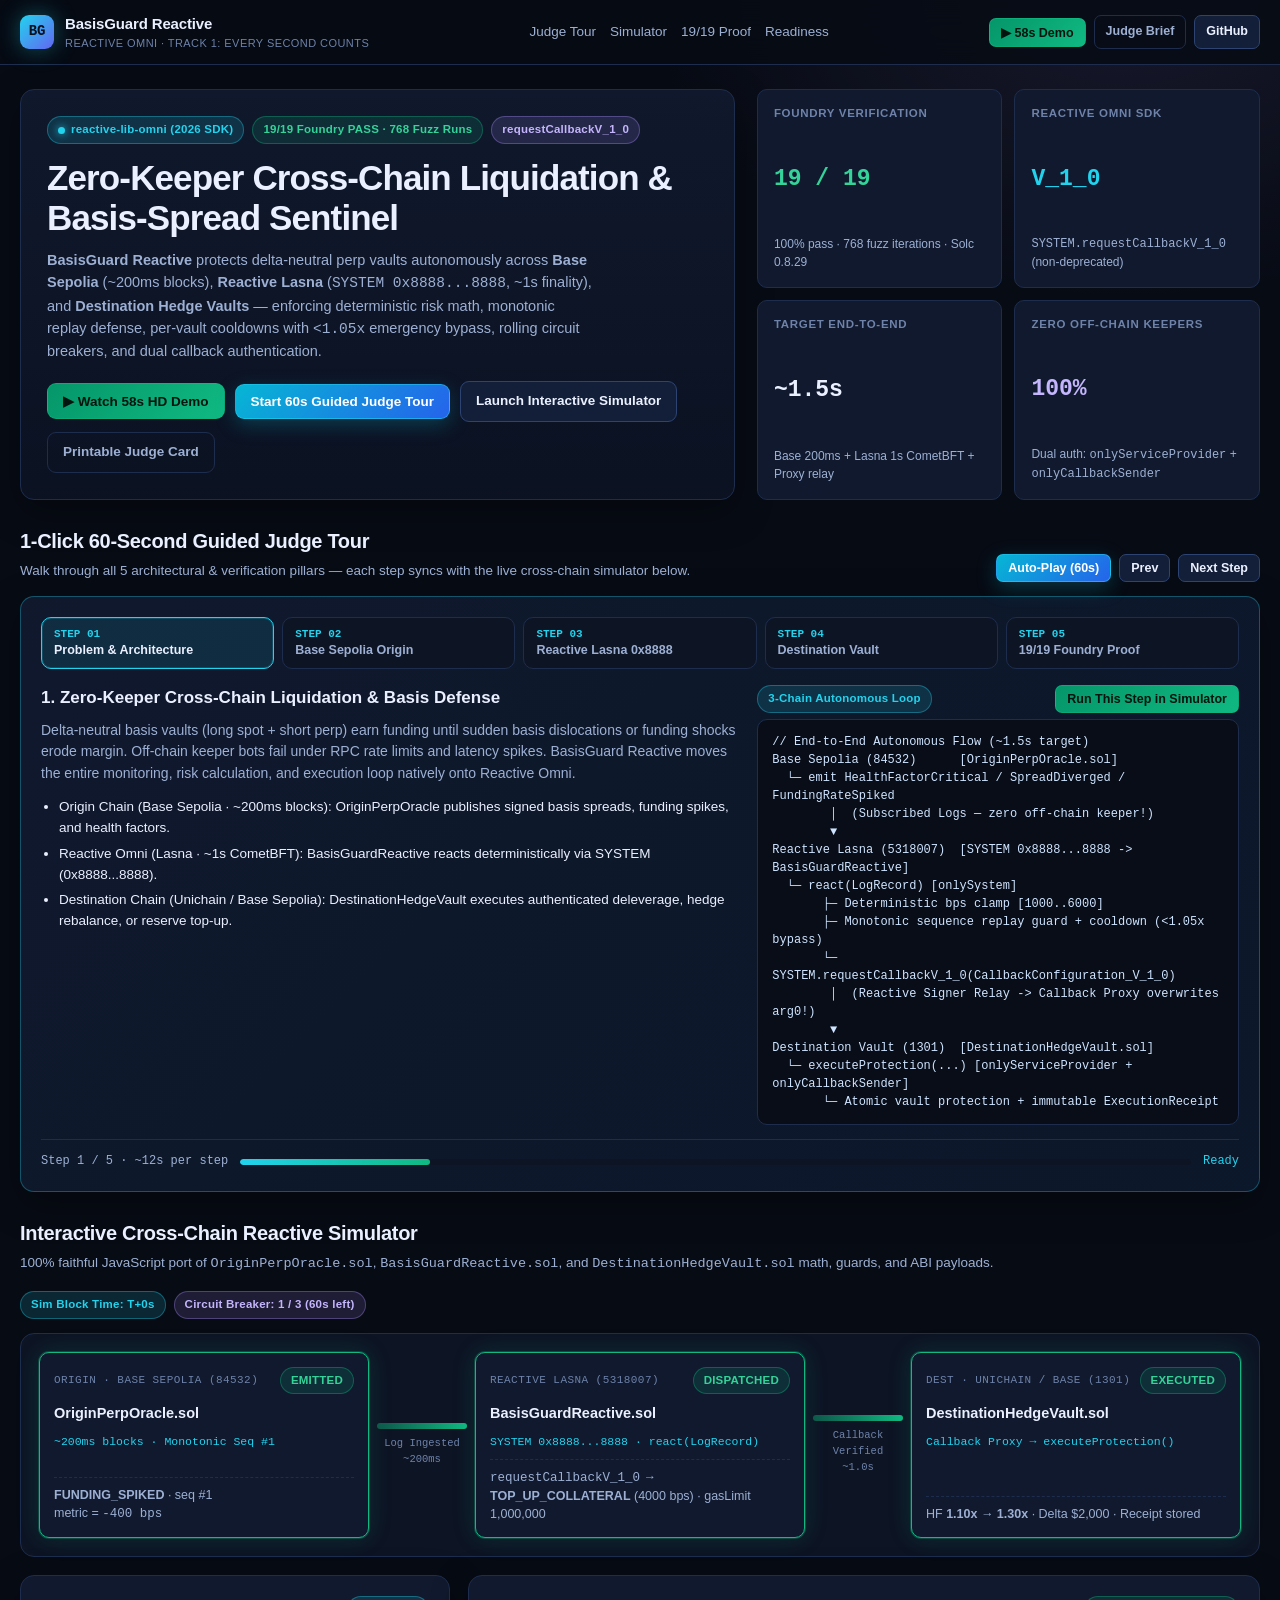
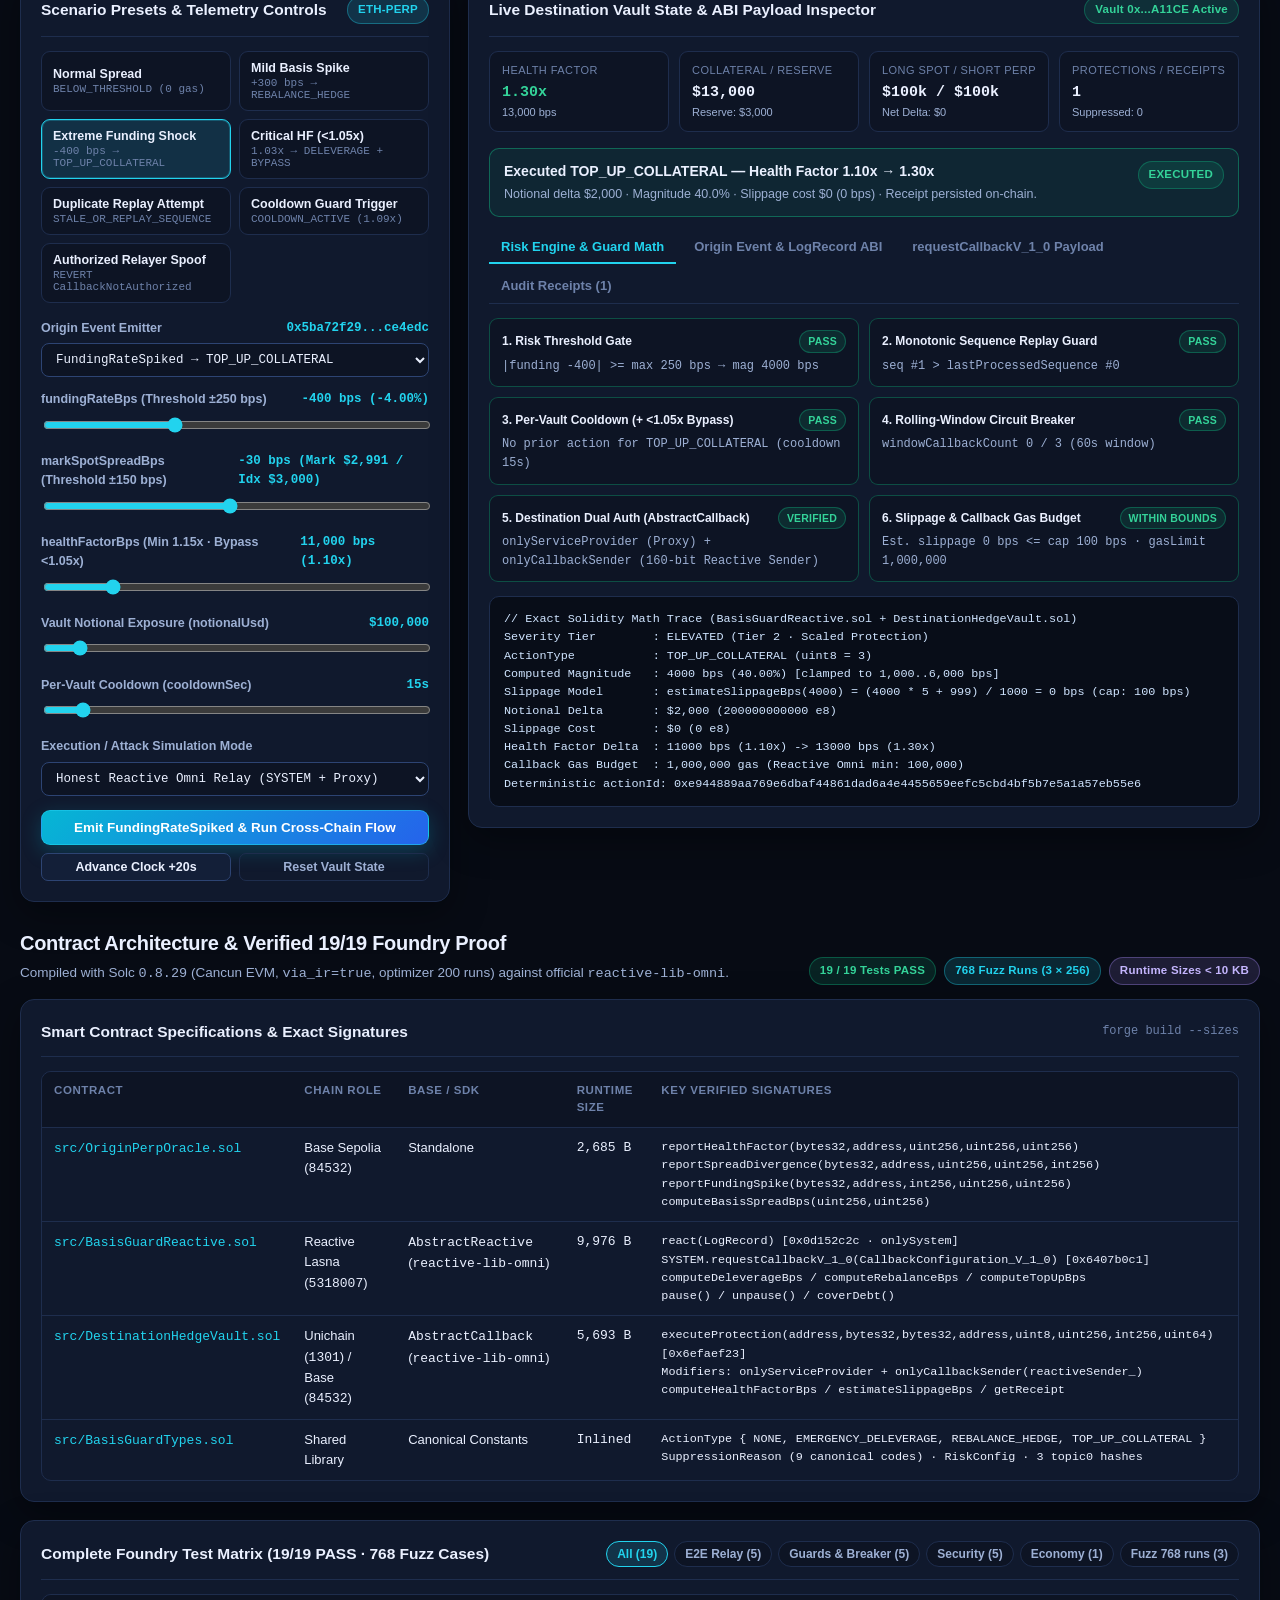
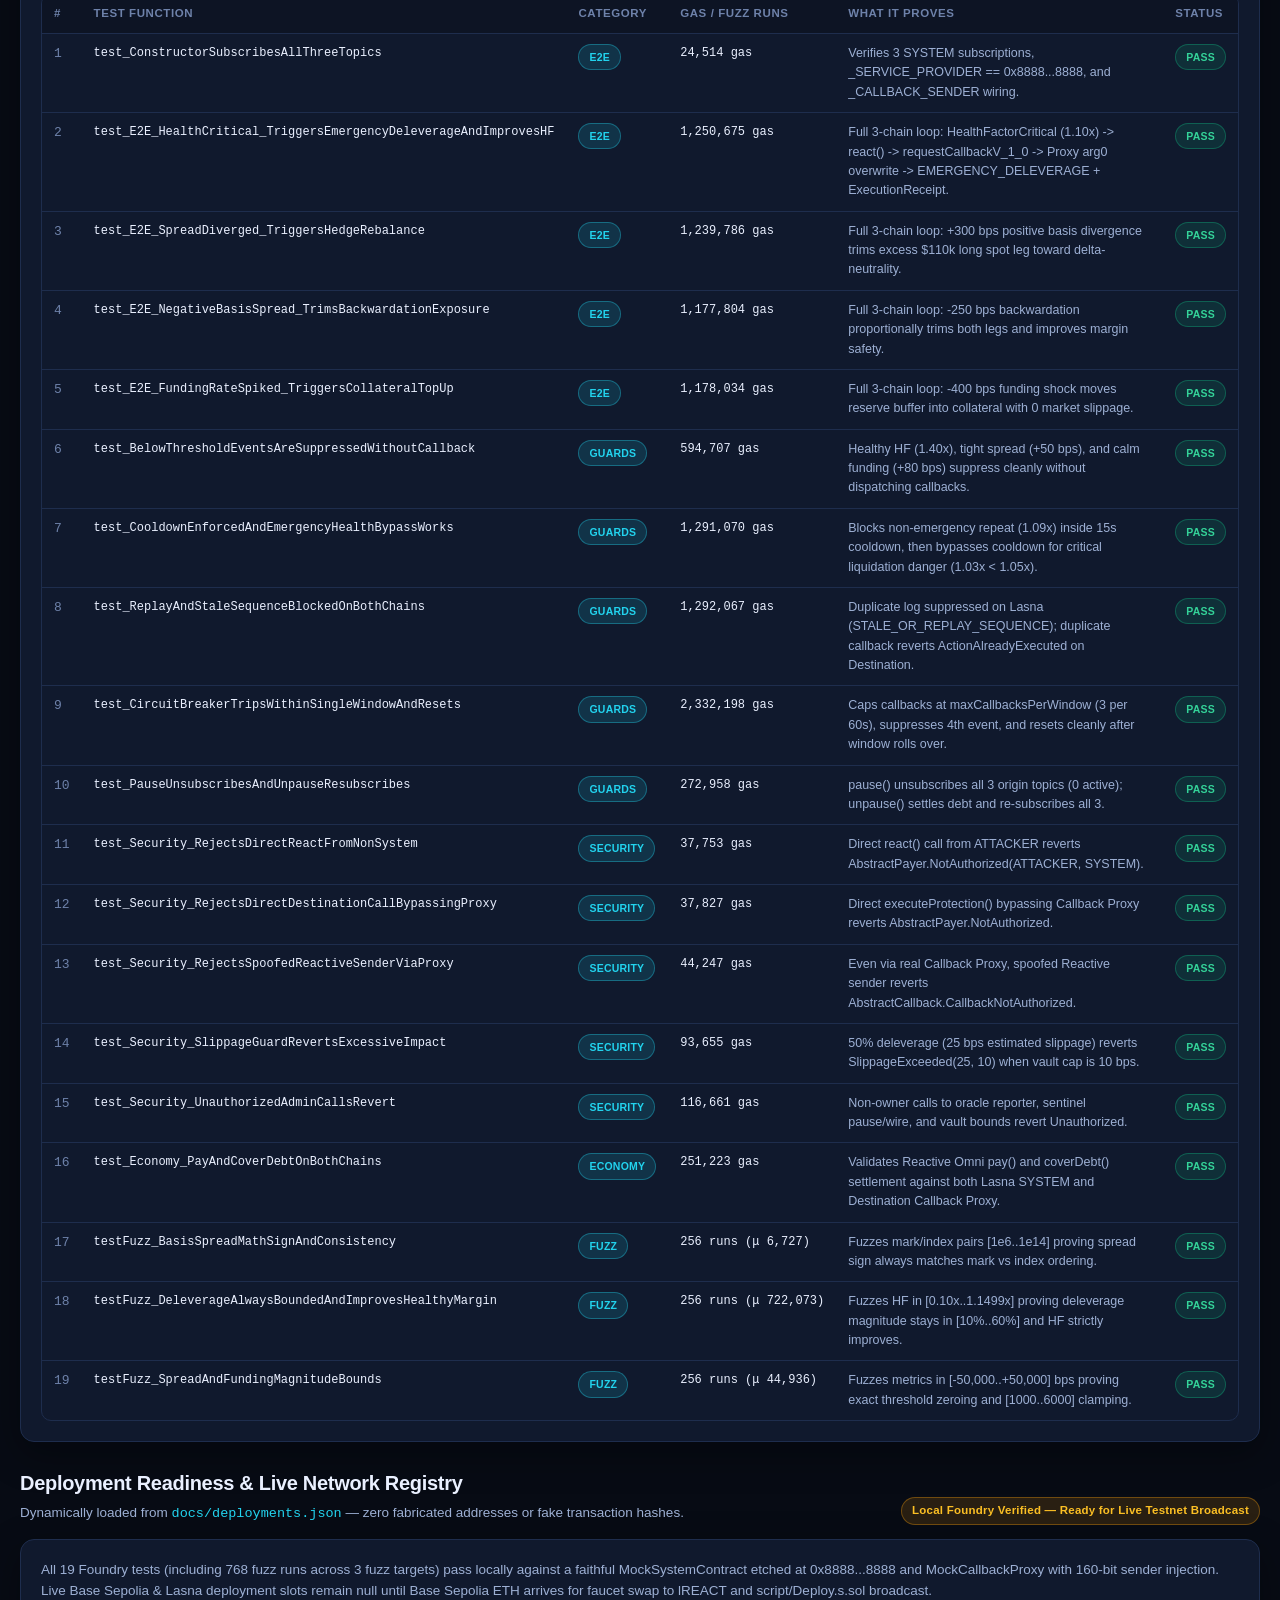
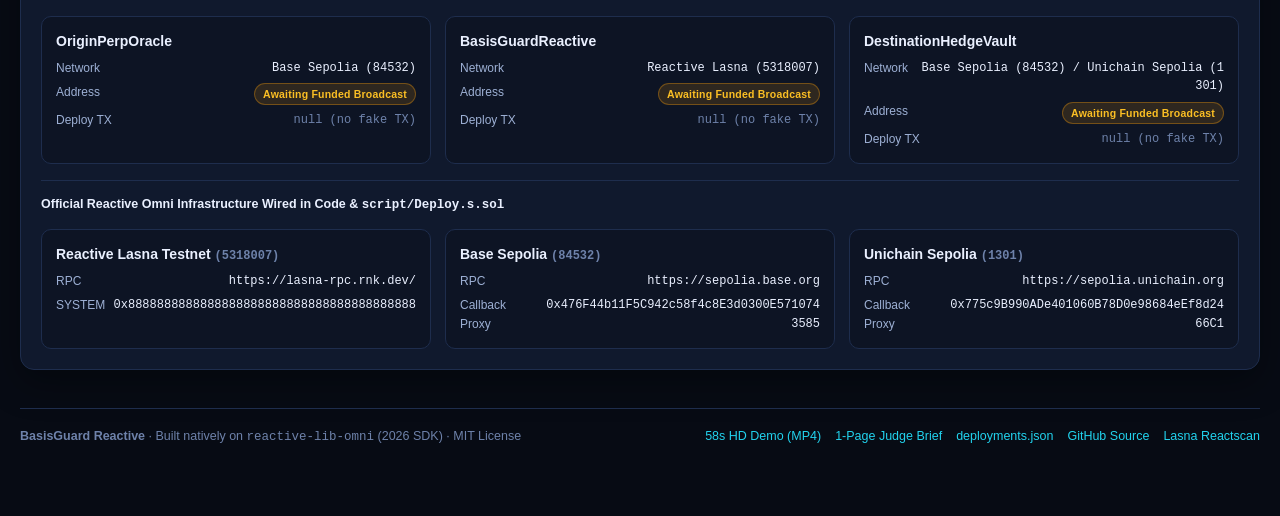
<file: docs/index.html>
<!DOCTYPE html>
<html lang="en">
<head>
  <meta charset="UTF-8" />
  <meta name="viewport" content="width=device-width, initial-scale=1.0" />
  <title>BasisGuard Reactive — Judge Dashboard & Cross-Chain Reactive Simulator</title>
  <meta name="description" content="Autonomous Cross-Chain Basis-Spread & Liquidation Sentinel built natively on Reactive Omni (reactive-lib-omni 2026 SDK). Interactive Judge Dashboard & Simulator." />
  <link rel="icon" type="image/svg+xml" href="data:image/svg+xml,%3Csvg xmlns='http://www.w3.org/2000/svg' viewBox='0 0 64 64'%3E%3Cdefs%3E%3ClinearGradient id='g' x1='0' y1='0' x2='1' y2='1'%3E%3Cstop stop-color='%2322d3ee'/%3E%3Cstop offset='1' stop-color='%236366f1'/%3E%3C/linearGradient%3E%3C/defs%3E%3Crect width='64' height='64' rx='14' fill='url(%23g)'/%3E%3Ctext x='32' y='42' text-anchor='middle' font-family='monospace' font-weight='800' font-size='28' fill='%2305101c'%3EBG%3C/text%3E%3C/svg%3E" />
  <link rel="stylesheet" href="./styles.css" />
</head>
<body>
  <header class="topbar">
    <div class="topbar-inner">
      <a class="brand" href="#top">
        <span class="brand-mark">BG</span>
        <span>
          BasisGuard Reactive
          <span class="brand-sub">Reactive Omni · Track 1: Every Second Counts</span>
        </span>
      </a>

      <nav class="nav-links" aria-label="Primary navigation">
        <a href="#tour">Judge Tour</a>
        <a href="#simulator">Simulator</a>
        <a href="#proof">19/19 Proof</a>
        <a href="#readiness">Readiness</a>
      </nav>

      <div class="nav-actions">
        <button id="btnVideoDemo" class="btn btn-sm btn-emerald" type="button">▶ 58s Demo</button>
        <a class="btn btn-sm btn-ghost" href="./judge-brief.html">Judge Brief</a>
        <a class="btn btn-sm" href="https://github.com/AndreyJackKali/basisguard-reactive" target="_blank" rel="noopener noreferrer">GitHub</a>
      </div>
    </div>
  </header>

  <main id="top" class="container">
    <!-- Hero -->
    <section class="hero">
      <div class="hero-card">
        <div class="hero-badges">
          <span class="badge badge-cyan"><span class="pulse-dot"></span> reactive-lib-omni (2026 SDK)</span>
          <span class="badge badge-emerald">19/19 Foundry PASS · 768 Fuzz Runs</span>
          <span class="badge badge-violet">requestCallbackV_1_0</span>
        </div>
        <h1>Zero-Keeper Cross-Chain Liquidation &amp; Basis-Spread Sentinel</h1>
        <p class="hero-lead">
          <strong>BasisGuard Reactive</strong> protects delta-neutral perp vaults autonomously across
          <strong>Base Sepolia</strong> (~200ms blocks), <strong>Reactive Lasna</strong> (<code>SYSTEM 0x8888...8888</code>, ~1s finality),
          and <strong>Destination Hedge Vaults</strong> — enforcing deterministic risk math, monotonic replay defense,
          per-vault cooldowns with <code>&lt;1.05x</code> emergency bypass, rolling circuit breakers, and dual callback authentication.
        </p>
        <div class="hero-cta">
          <button id="btnHeroVideoDemo" class="btn btn-emerald" type="button">▶ Watch 58s HD Demo</button>
          <button id="btnStartTour" class="btn btn-primary" type="button">Start 60s Guided Judge Tour</button>
          <a class="btn" href="#simulator">Launch Interactive Simulator</a>
          <a class="btn btn-ghost" href="./judge-brief.html">Printable Judge Card</a>
        </div>
      </div>

      <div class="kpi-grid">
        <div class="kpi">
          <span class="kpi-label">Foundry Verification</span>
          <span class="kpi-value" style="color:#34d399;">19 / 19</span>
          <span class="kpi-sub">100% pass · 768 fuzz iterations · Solc 0.8.29</span>
        </div>
        <div class="kpi">
          <span class="kpi-label">Reactive Omni SDK</span>
          <span class="kpi-value" style="color:var(--cyan);">V_1_0</span>
          <span class="kpi-sub"><code>SYSTEM.requestCallbackV_1_0</code> (non-deprecated)</span>
        </div>
        <div class="kpi">
          <span class="kpi-label">Target End-to-End</span>
          <span class="kpi-value">~1.5s</span>
          <span class="kpi-sub">Base 200ms + Lasna 1s CometBFT + Proxy relay</span>
        </div>
        <div class="kpi">
          <span class="kpi-label">Zero Off-Chain Keepers</span>
          <span class="kpi-value" style="color:#c4b5fd;">100%</span>
          <span class="kpi-sub">Dual auth: <code>onlyServiceProvider</code> + <code>onlyCallbackSender</code></span>
        </div>
      </div>
    </section>

    <!-- 1-Click 60s Guided Judge Tour -->
    <section id="tour" class="section">
      <div class="section-head">
        <div>
          <h2 class="section-title">1-Click 60-Second Guided Judge Tour</h2>
          <p class="section-sub">Walk through all 5 architectural &amp; verification pillars — each step syncs with the live cross-chain simulator below.</p>
        </div>
        <div style="display:flex;gap:8px;flex-wrap:wrap;align-items:center;">
          <button id="btnTourPlay" class="btn btn-sm btn-primary" type="button">Auto-Play (60s)</button>
          <button id="btnTourPrev" class="btn btn-sm" type="button">Prev</button>
          <button id="btnTourNext" class="btn btn-sm" type="button">Next Step</button>
        </div>
      </div>

      <div class="card tour-card">
        <div class="tour-steps-nav" id="tourStepsNav" role="tablist" aria-label="Guided tour steps"></div>
        <div class="tour-body">
          <div class="tour-copy">
            <h3 id="tourTitle"></h3>
            <p id="tourSummary"></p>
            <ul class="tour-bullets" id="tourBullets"></ul>
          </div>
          <div>
            <div style="display:flex;justify-content:space-between;align-items:center;margin-bottom:6px;">
              <span class="badge badge-cyan" id="tourCodeBadge">Solidity Proof</span>
              <button id="btnTourRunScenario" class="btn btn-sm btn-emerald" type="button">Run This Step in Simulator</button>
            </div>
            <pre class="tour-code" id="tourCode"></pre>
          </div>
        </div>
        <div class="tour-footer">
          <span class="mono" style="font-size:12px;color:var(--text-dim);" id="tourCounter">Step 1 / 5 · ~12s per step</span>
          <div class="tour-progress-bar" aria-hidden="true">
            <div class="tour-progress-fill" id="tourProgressFill" style="width:20%;"></div>
          </div>
          <span class="mono" style="font-size:12px;color:var(--cyan);" id="tourTimerLabel">Ready</span>
        </div>
      </div>
    </section>

    <!-- Interactive Cross-Chain Reactive Simulator -->
    <section id="simulator" class="section">
      <div class="section-head">
        <div>
          <h2 class="section-title">Interactive Cross-Chain Reactive Simulator</h2>
          <p class="section-sub">
            100% faithful JavaScript port of <code>OriginPerpOracle.sol</code>, <code>BasisGuardReactive.sol</code>, and <code>DestinationHedgeVault.sol</code> math, guards, and ABI payloads.
          </p>
        </div>
        <div style="display:flex;gap:8px;flex-wrap:wrap;">
          <span class="badge badge-cyan" id="simClockBadge">Sim Block Time: T+0s</span>
          <span class="badge badge-violet" id="simBreakerBadge">Circuit Breaker: 0 / 3 (60s window)</span>
        </div>
      </div>

      <!-- 3-Node Animated Pipeline -->
      <div class="pipeline-wrap">
        <div class="pipeline-grid">
          <div class="node-card" id="nodeOrigin">
            <div class="node-top">
              <span class="node-chain">Origin · Base Sepolia (84532)</span>
              <span class="badge" id="badgeOrigin">IDLE</span>
            </div>
            <h3 class="node-title">OriginPerpOracle.sol</h3>
            <div class="node-contract">~200ms blocks · Monotonic Seq #<span id="originSeqVal">0</span></div>
            <div class="node-meta" id="metaOrigin">
              Ready to publish <code>FundingRateSpiked</code>, <code>SpreadDiverged</code>, or <code>HealthFactorCritical</code>.
            </div>
          </div>

          <div class="link-connector">
            <div class="link-track" id="link1"></div>
            <span class="link-label" id="link1Label">Subscribed Log<br />~200ms</span>
          </div>

          <div class="node-card" id="nodeReactive">
            <div class="node-top">
              <span class="node-chain">Reactive Lasna (5318007)</span>
              <span class="badge" id="badgeReactive">IDLE</span>
            </div>
            <h3 class="node-title">BasisGuardReactive.sol</h3>
            <div class="node-contract">SYSTEM 0x8888...8888 · react(LogRecord)</div>
            <div class="node-meta" id="metaReactive">
              Inherits <code>AbstractReactive</code>. Calls <code>SYSTEM.requestCallbackV_1_0</code> after passing threshold, replay, cooldown &amp; circuit-breaker checks.
            </div>
          </div>

          <div class="link-connector">
            <div class="link-track" id="link2"></div>
            <span class="link-label" id="link2Label">Callback Relay<br />~1.0s</span>
          </div>

          <div class="node-card" id="nodeDest">
            <div class="node-top">
              <span class="node-chain">Dest · Unichain / Base (1301)</span>
              <span class="badge" id="badgeDest">IDLE</span>
            </div>
            <h3 class="node-title">DestinationHedgeVault.sol</h3>
            <div class="node-contract">Callback Proxy → executeProtection()</div>
            <div class="node-meta" id="metaDest">
              Dual-auth <code>onlyServiceProvider</code> + <code>onlyCallbackSender</code> (160-bit injected Reactive sender). Persists <code>ExecutionReceipt</code>.
            </div>
          </div>
        </div>
      </div>

      <!-- Simulator Main Grid -->
      <div class="sim-layout">
        <!-- Left Controls Panel -->
        <div class="card">
          <div class="card-header">
            <h3 class="card-title">Scenario Presets &amp; Telemetry Controls</h3>
            <span class="badge badge-cyan">ETH-PERP</span>
          </div>

          <div class="preset-grid" id="presetGrid"></div>

          <div class="control-group">
            <div class="control-row">
              <label class="control-label" for="eventTypeSelect">Origin Event Emitter</label>
              <span class="control-val" id="eventTopicShort">topic0</span>
            </div>
            <select id="eventTypeSelect" class="select-input">
              <option value="FUNDING_SPIKED">FundingRateSpiked → TOP_UP_COLLATERAL</option>
              <option value="SPREAD_DIVERGED">SpreadDiverged → REBALANCE_HEDGE</option>
              <option value="HEALTH_CRITICAL">HealthFactorCritical → EMERGENCY_DELEVERAGE</option>
            </select>
          </div>

          <div class="control-group">
            <div class="control-row">
              <label class="control-label" for="sliderFunding">fundingRateBps (Threshold ±250 bps)</label>
              <span class="control-val" id="valFunding">-400 bps (-4.00%)</span>
            </div>
            <input id="sliderFunding" type="range" min="-1200" max="1200" step="10" value="-400" />
          </div>

          <div class="control-group">
            <div class="control-row">
              <label class="control-label" for="sliderSpread">markSpotSpreadBps (Threshold ±150 bps)</label>
              <span class="control-val" id="valSpread">+300 bps (Mark $3,090 / Idx $3,000)</span>
            </div>
            <input id="sliderSpread" type="range" min="-800" max="800" step="10" value="300" />
          </div>

          <div class="control-group">
            <div class="control-row">
              <label class="control-label" for="sliderHF">healthFactorBps (Min 1.15x · Bypass &lt;1.05x)</label>
              <span class="control-val" id="valHF">11,000 bps (1.10x)</span>
            </div>
            <input id="sliderHF" type="range" min="10000" max="16000" step="50" value="11000" />
          </div>

          <div class="control-group">
            <div class="control-row">
              <label class="control-label" for="sliderNotional">Vault Notional Exposure (notionalUsd)</label>
              <span class="control-val" id="valNotional">$100,000</span>
            </div>
            <input id="sliderNotional" type="range" min="25000" max="1000000" step="25000" value="100000" />
          </div>

          <div class="control-group">
            <div class="control-row">
              <label class="control-label" for="sliderCooldown">Per-Vault Cooldown (cooldownSec)</label>
              <span class="control-val" id="valCooldown">15s</span>
            </div>
            <input id="sliderCooldown" type="range" min="5" max="120" step="5" value="15" />
          </div>

          <div class="control-group">
            <div class="control-row">
              <label class="control-label" for="deliveryModeSelect">Execution / Attack Simulation Mode</label>
            </div>
            <select id="deliveryModeSelect" class="select-input">
              <option value="NORMAL">Honest Reactive Omni Relay (SYSTEM + Proxy)</option>
              <option value="REPLAY">Duplicate Replay Attempt (Same sequenceId &amp; actionId)</option>
              <option value="SPOOF_SENDER">Spoofed Reactive Sender via Proxy (ATTACKER)</option>
              <option value="DIRECT_BYPASS">Direct Call to Vault Bypassing Callback Proxy</option>
            </select>
          </div>

          <div class="sim-actions">
            <button id="btnEmitAnomaly" class="btn btn-primary" type="button">Emit FundingAnomaly &amp; Execute Cross-Chain Flow</button>
            <div class="sim-actions-row">
              <button id="btnAdvanceTime" class="btn btn-sm" type="button">Advance Clock +20s</button>
              <button id="btnResetVault" class="btn btn-sm btn-ghost" type="button">Reset Vault State</button>
            </div>
          </div>
        </div>

        <!-- Right Live Inspector Panel -->
        <div class="card">
          <div class="card-header">
            <h3 class="card-title">Live Destination Vault State &amp; ABI Payload Inspector</h3>
            <span class="badge badge-emerald" id="vaultActiveBadge">Vault 0x...A11CE Active</span>
          </div>

          <div class="vault-strip">
            <div class="mini-stat">
              <div class="mini-stat-label">Health Factor</div>
              <div class="mini-stat-val" id="statHF">1.10x</div>
              <div class="mini-stat-sub" id="statHFBps">11,000 bps</div>
            </div>
            <div class="mini-stat">
              <div class="mini-stat-label">Collateral / Reserve</div>
              <div class="mini-stat-val" id="statCollateral">$11,000</div>
              <div class="mini-stat-sub" id="statReserve">Reserve: $5,000</div>
            </div>
            <div class="mini-stat">
              <div class="mini-stat-label">Long Spot / Short Perp</div>
              <div class="mini-stat-val" id="statLegs">$100k / $100k</div>
              <div class="mini-stat-sub" id="statDelta">Net Delta: $0</div>
            </div>
            <div class="mini-stat">
              <div class="mini-stat-label">Protections / Receipts</div>
              <div class="mini-stat-val" id="statReceipts">0</div>
              <div class="mini-stat-sub" id="statSuppressed">Suppressed: 0</div>
            </div>
          </div>

          <div class="outcome-banner" id="outcomeBanner">
            <div>
              <div class="outcome-title" id="outcomeTitle">Select a preset or click "Emit FundingAnomaly" to run the cross-chain loop</div>
              <div class="outcome-sub" id="outcomeSub">Every guard check, ABI byte, and vault state transition mirrors the verified Solidity contracts.</div>
            </div>
            <span class="badge badge-cyan" id="outcomeBadge">READY</span>
          </div>

          <div class="tabs" role="tablist">
            <button class="tab-btn active" data-tab="tabMath" type="button">Risk Engine &amp; Guard Math</button>
            <button class="tab-btn" data-tab="tabLogRecord" type="button">Origin Event &amp; LogRecord ABI</button>
            <button class="tab-btn" data-tab="tabCallback" type="button">requestCallbackV_1_0 Payload</button>
            <button class="tab-btn" data-tab="tabFeed" type="button">Audit Receipts (<span id="feedCount">0</span>)</button>
          </div>

          <div class="tab-panel active" id="tabMath">
            <div class="checks-grid" id="guardChecksGrid"></div>
            <pre class="code-block" id="mathBreakdown"></pre>
          </div>

          <div class="tab-panel" id="tabLogRecord">
            <pre class="code-block" id="logRecordCode"></pre>
          </div>

          <div class="tab-panel" id="tabCallback">
            <pre class="code-block" id="callbackPayloadCode"></pre>
          </div>

          <div class="tab-panel" id="tabFeed">
            <div class="feed-list" id="auditFeedList">
              <div class="feed-item">
                <span>No cross-chain executions recorded yet. Click <strong>Emit</strong> above to trace a live cycle.</span>
              </div>
            </div>
          </div>
        </div>
      </div>
    </section>

    <!-- Contract & Test Proof -->
    <section id="proof" class="section">
      <div class="section-head">
        <div>
          <h2 class="section-title">Contract Architecture &amp; Verified 19/19 Foundry Proof</h2>
          <p class="section-sub">Compiled with Solc <code>0.8.29</code> (Cancun EVM, <code>via_ir=true</code>, optimizer 200 runs) against official <code>reactive-lib-omni</code>.</p>
        </div>
        <div style="display:flex;gap:8px;flex-wrap:wrap;">
          <span class="badge badge-emerald">19 / 19 Tests PASS</span>
          <span class="badge badge-cyan">768 Fuzz Runs (3 × 256)</span>
          <span class="badge badge-violet">Runtime Sizes &lt; 10 KB</span>
        </div>
      </div>

      <div class="card" style="margin-bottom:18px;">
        <div class="card-header">
          <h3 class="card-title">Smart Contract Specifications &amp; Exact Signatures</h3>
          <span class="mono" style="font-size:12px;color:var(--text-muted);">forge build --sizes</span>
        </div>
        <div class="table-wrap">
          <table>
            <thead>
              <tr>
                <th>Contract</th>
                <th>Chain Role</th>
                <th>Base / SDK</th>
                <th>Runtime Size</th>
                <th>Key Verified Signatures</th>
              </tr>
            </thead>
            <tbody>
              <tr>
                <td><code style="color:var(--cyan);">src/OriginPerpOracle.sol</code></td>
                <td>Base Sepolia (<code>84532</code>)</td>
                <td>Standalone</td>
                <td class="mono">2,685 B</td>
                <td class="mono" style="font-size:11.8px;">
                  reportHealthFactor(bytes32,address,uint256,uint256,uint256)<br />
                  reportSpreadDivergence(bytes32,address,uint256,uint256,int256)<br />
                  reportFundingSpike(bytes32,address,int256,uint256,uint256)<br />
                  computeBasisSpreadBps(uint256,uint256)
                </td>
              </tr>
              <tr>
                <td><code style="color:var(--cyan);">src/BasisGuardReactive.sol</code></td>
                <td>Reactive Lasna (<code>5318007</code>)</td>
                <td><code>AbstractReactive</code> (<code>reactive-lib-omni</code>)</td>
                <td class="mono">9,976 B</td>
                <td class="mono" style="font-size:11.8px;">
                  react(LogRecord) [0x0d152c2c · onlySystem]<br />
                  SYSTEM.requestCallbackV_1_0(CallbackConfiguration_V_1_0) [0x6407b0c1]<br />
                  computeDeleverageBps / computeRebalanceBps / computeTopUpBps<br />
                  pause() / unpause() / coverDebt()
                </td>
              </tr>
              <tr>
                <td><code style="color:var(--cyan);">src/DestinationHedgeVault.sol</code></td>
                <td>Unichain (<code>1301</code>) / Base (<code>84532</code>)</td>
                <td><code>AbstractCallback</code> (<code>reactive-lib-omni</code>)</td>
                <td class="mono">5,693 B</td>
                <td class="mono" style="font-size:11.8px;">
                  executeProtection(address,bytes32,bytes32,address,uint8,uint256,int256,uint64) [0x6efaef23]<br />
                  Modifiers: onlyServiceProvider + onlyCallbackSender(reactiveSender_)<br />
                  computeHealthFactorBps / estimateSlippageBps / getReceipt
                </td>
              </tr>
              <tr>
                <td><code style="color:var(--cyan);">src/BasisGuardTypes.sol</code></td>
                <td>Shared Library</td>
                <td>Canonical Constants</td>
                <td class="mono">Inlined</td>
                <td class="mono" style="font-size:11.8px;">
                  ActionType { NONE, EMERGENCY_DELEVERAGE, REBALANCE_HEDGE, TOP_UP_COLLATERAL }<br />
                  SuppressionReason (9 canonical codes) · RiskConfig · 3 topic0 hashes
                </td>
              </tr>
            </tbody>
          </table>
        </div>
      </div>

      <div class="card">
        <div class="card-header">
          <h3 class="card-title">Complete Foundry Test Matrix (19/19 PASS · 768 Fuzz Cases)</h3>
          <div class="filter-pills" id="testFilterPills">
            <button class="pill active" data-filter="ALL" type="button">All (19)</button>
            <button class="pill" data-filter="E2E" type="button">E2E Relay (5)</button>
            <button class="pill" data-filter="GUARDS" type="button">Guards &amp; Breaker (5)</button>
            <button class="pill" data-filter="SECURITY" type="button">Security (5)</button>
            <button class="pill" data-filter="ECONOMY" type="button">Economy (1)</button>
            <button class="pill" data-filter="FUZZ" type="button">Fuzz 768 runs (3)</button>
          </div>
        </div>
        <div class="table-wrap">
          <table>
            <thead>
              <tr>
                <th>#</th>
                <th>Test Function</th>
                <th>Category</th>
                <th>Gas / Fuzz Runs</th>
                <th>What It Proves</th>
                <th>Status</th>
              </tr>
            </thead>
            <tbody id="testMatrixBody"></tbody>
          </table>
        </div>
      </div>
    </section>

    <!-- Honest Deployment Readiness -->
    <section id="readiness" class="section">
      <div class="section-head">
        <div>
          <h2 class="section-title">Deployment Readiness &amp; Live Network Registry</h2>
          <p class="section-sub">Dynamically loaded from <a href="./deployments.json" target="_blank" rel="noopener noreferrer"><code>docs/deployments.json</code></a> — zero fabricated addresses or fake transaction hashes.</p>
        </div>
        <span class="badge badge-amber" id="readinessStatusBadge">Loading deployments.json...</span>
      </div>

      <div class="card">
        <p id="readinessNote" style="margin:0 0 12px;color:var(--text-dim);font-size:13.5px;"></p>
        <div class="deploy-grid" id="deployCardsGrid"></div>

        <div style="margin-top:16px;padding-top:14px;border-top:1px solid var(--border);">
          <div style="font-size:12.5px;font-weight:700;margin-bottom:8px;color:var(--text);">Official Reactive Omni Infrastructure Wired in Code &amp; <code>script/Deploy.s.sol</code></div>
          <div class="deploy-grid" id="infraCardsGrid"></div>
        </div>
      </div>
    </section>

    <footer class="footer">
      <div>
        <strong>BasisGuard Reactive</strong> · Built natively on <code>reactive-lib-omni</code> (2026 SDK) · MIT License
      </div>
      <div style="display:flex;gap:14px;flex-wrap:wrap;">
        <a href="./demo.mp4" target="_blank" rel="noopener noreferrer">58s HD Demo (MP4)</a>
        <a href="./judge-brief.html">1-Page Judge Brief</a>
        <a href="./deployments.json" target="_blank" rel="noopener noreferrer">deployments.json</a>
        <a href="https://github.com/AndreyJackKali/basisguard-reactive" target="_blank" rel="noopener noreferrer">GitHub Source</a>
        <a href="https://lasna.reactscan.net" target="_blank" rel="noopener noreferrer">Lasna Reactscan</a>
      </div>
    </footer>
  </main>

  <!-- 58s HD Video Demo Modal -->
  <div id="bgVideoModal" class="video-modal-backdrop" role="dialog" aria-modal="true" aria-labelledby="bgVideoModalTitle" hidden>
    <div class="video-modal-card">
      <div class="video-modal-head">
        <div>
          <span class="badge badge-cyan" style="margin-bottom:4px;">58s HD WALKTHROUGH · 1280×720</span>
          <h3 id="bgVideoModalTitle" class="video-modal-title">BasisGuard Reactive v0.3.0 — Cross-Chain Sentinel Demo</h3>
        </div>
        <button id="btnCloseVideoModal" class="btn btn-sm btn-ghost" type="button" aria-label="Close video modal">✕ Close</button>
      </div>
      <div class="video-modal-body">
        <video id="bgDemoVideo" class="video-modal-player" controls playsinline preload="metadata" poster="./demo-poster.png">
          <source src="./demo.mp4" type="video/mp4" />
          Your browser does not support embedded HTML5 video. <a href="./demo.mp4">Download demo.mp4</a>.
        </video>
      </div>
      <div class="video-modal-foot">
        <span class="mono" style="font-size:12px;color:var(--text-dim);">OriginPerpOracle (Base Sepolia) → BasisGuardReactive (Lasna 0x8888) → DestinationHedgeVault · 19/19 Foundry PASS</span>
        <div style="display:flex;gap:8px;flex-wrap:wrap;">
          <a class="btn btn-sm" href="./demo.mp4" target="_blank" rel="noopener noreferrer">Open Direct MP4</a>
          <a class="btn btn-sm btn-ghost" href="./judge-brief.html">1-Page Judge Brief</a>
        </div>
      </div>
    </div>
  </div>

  <script type="module" src="./app.js"></script>
</body>
</html>
</file>
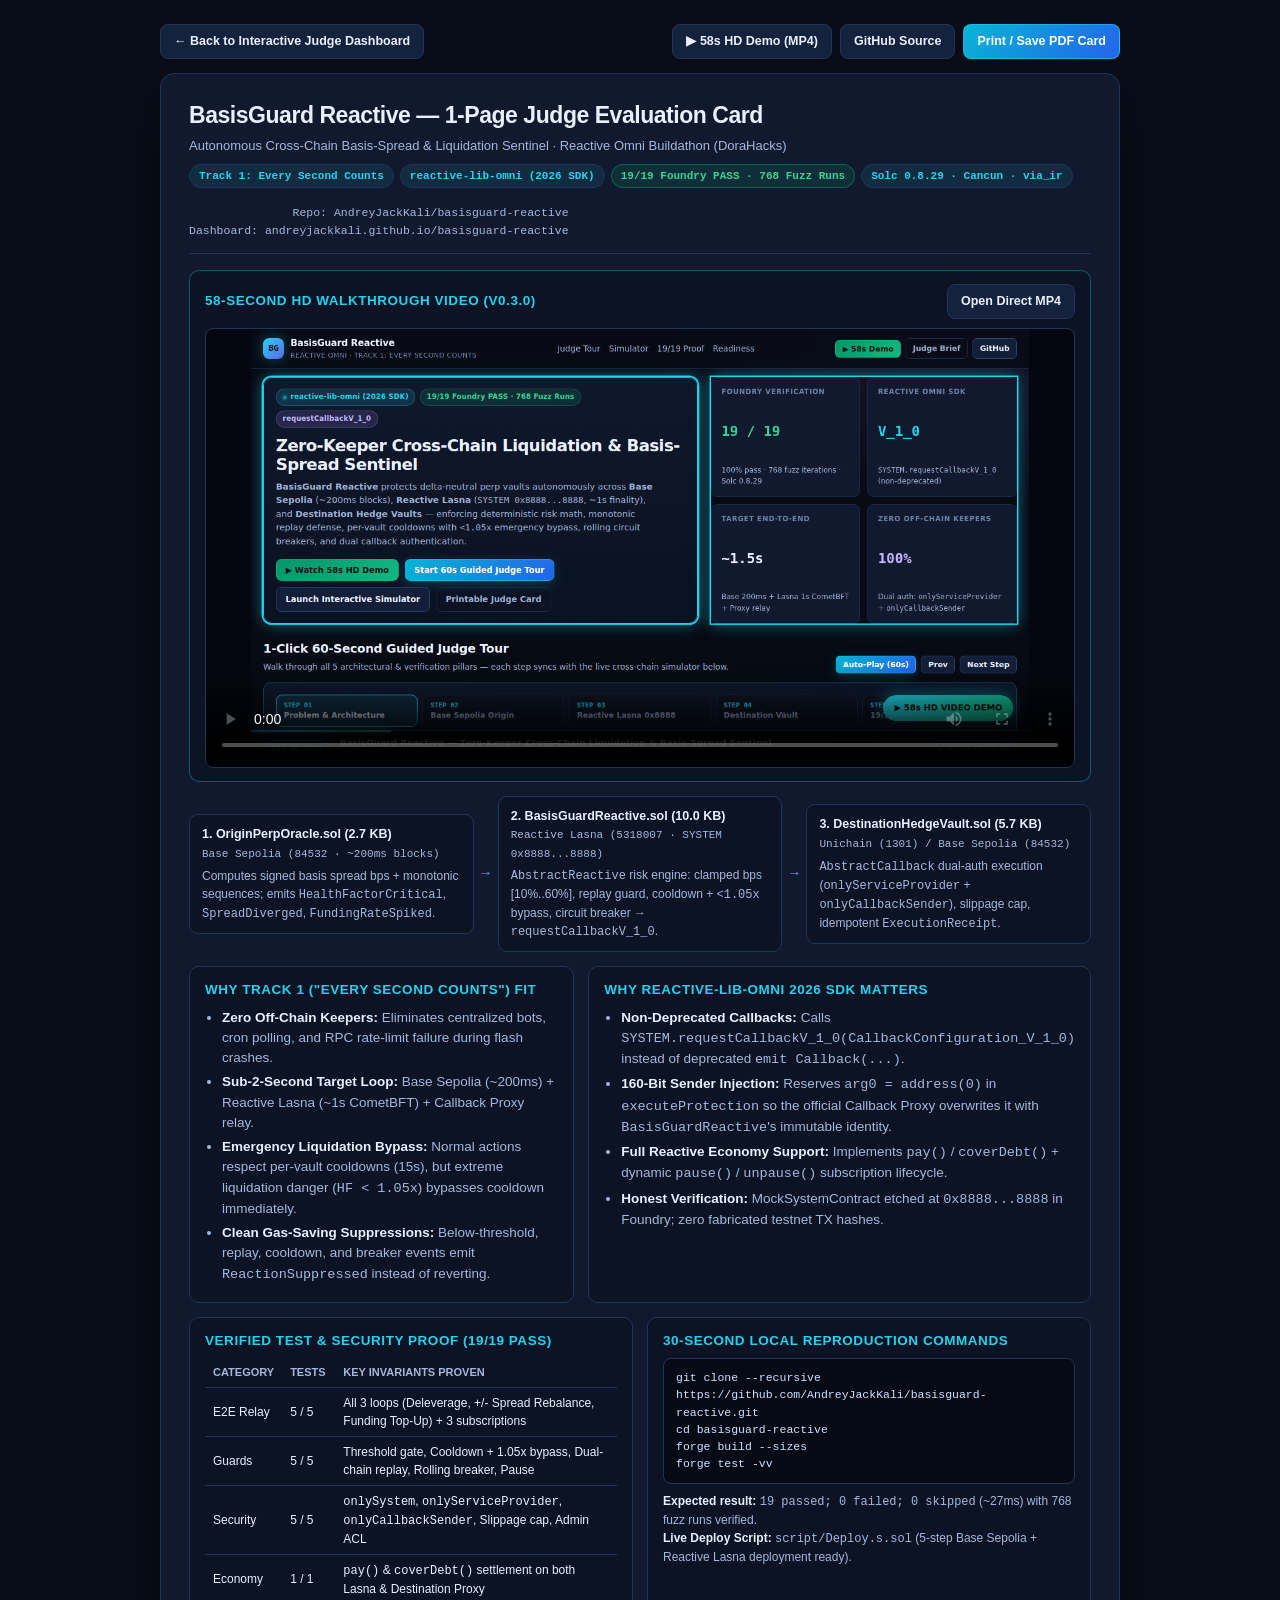
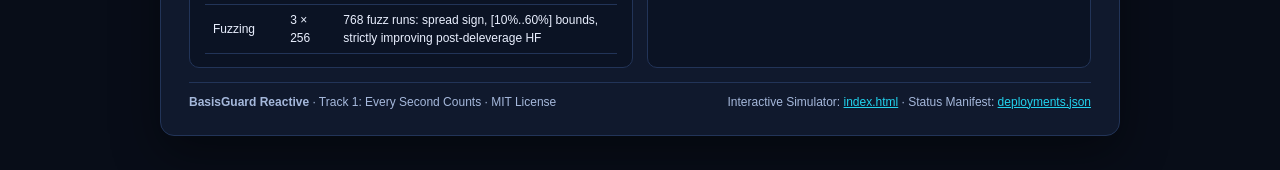
<file: docs/judge-brief.html>
<!DOCTYPE html>
<html lang="en">
<head>
  <meta charset="UTF-8" />
  <meta name="viewport" content="width=device-width, initial-scale=1.0" />
  <title>BasisGuard Reactive — 1-Page Judge Brief (Track 1: Every Second Counts)</title>
  <link rel="icon" type="image/svg+xml" href="data:image/svg+xml,%3Csvg xmlns='http://www.w3.org/2000/svg' viewBox='0 0 64 64'%3E%3Cdefs%3E%3ClinearGradient id='g' x1='0' y1='0' x2='1' y2='1'%3E%3Cstop stop-color='%2322d3ee'/%3E%3Cstop offset='1' stop-color='%236366f1'/%3E%3C/linearGradient%3E%3C/defs%3E%3Crect width='64' height='64' rx='14' fill='url(%23g)'/%3E%3Ctext x='32' y='42' text-anchor='middle' font-family='monospace' font-weight='800' font-size='28' fill='%2305101c'%3EBG%3C/text%3E%3C/svg%3E" />
  <style>
    :root {
      --bg: #080d18;
      --card: #10192d;
      --border: #223458;
      --text: #eaf0ff;
      --dim: #a5b8db;
      --cyan: #22d3ee;
      --emerald: #34d399;
      --amber: #fbbf24;
      --font: "Inter", -apple-system, BlinkMacSystemFont, "Segoe UI", Roboto, sans-serif;
      --mono: "JetBrains Mono", ui-monospace, SFMono-Regular, Menlo, Consolas, monospace;
    }
    * { box-sizing: border-box; }
    body {
      margin: 0;
      padding: 24px 16px 40px;
      background: var(--bg);
      color: var(--text);
      font-family: var(--font);
      font-size: 13.5px;
      line-height: 1.5;
    }
    .sheet {
      max-width: 960px;
      margin: 0 auto;
      background: var(--card);
      border: 1px solid var(--border);
      border-radius: 14px;
      padding: 24px 28px;
      box-shadow: 0 18px 48px rgba(0, 0, 0, 0.4);
    }
    .toolbar {
      max-width: 960px;
      margin: 0 auto 14px;
      display: flex;
      justify-content: space-between;
      align-items: center;
      gap: 10px;
      flex-wrap: wrap;
    }
    .btn {
      display: inline-flex;
      align-items: center;
      gap: 6px;
      padding: 7px 13px;
      border-radius: 8px;
      border: 1px solid var(--border);
      background: #14223d;
      color: var(--text);
      font-weight: 600;
      font-size: 12.5px;
      text-decoration: none;
      cursor: pointer;
    }
    .btn-primary {
      background: linear-gradient(135deg, #06b6d4, #2563eb);
      border-color: rgba(34, 211, 238, 0.55);
      color: #fff;
    }
    .head {
      display: flex;
      justify-content: space-between;
      align-items: flex-start;
      gap: 16px;
      flex-wrap: wrap;
      padding-bottom: 14px;
      border-bottom: 1px solid var(--border);
      margin-bottom: 16px;
    }
    h1 {
      margin: 0 0 4px;
      font-size: 23px;
      letter-spacing: -0.02em;
    }
    .sub {
      color: var(--dim);
      margin: 0;
      font-size: 13px;
    }
    .pill-row {
      display: flex;
      gap: 6px;
      flex-wrap: wrap;
      margin-top: 8px;
    }
    .pill {
      font-family: var(--mono);
      font-size: 11px;
      padding: 3px 9px;
      border-radius: 999px;
      border: 1px solid var(--border);
      background: rgba(34, 211, 238, 0.1);
      color: var(--cyan);
      font-weight: 600;
    }
    .pill.green {
      background: rgba(16, 185, 129, 0.14);
      color: var(--emerald);
      border-color: rgba(16, 185, 129, 0.35);
    }
    .grid-2 {
      display: grid;
      grid-template-columns: 1fr 1fr;
      gap: 14px;
      margin-bottom: 14px;
    }
    .box {
      background: #0b1324;
      border: 1px solid var(--border);
      border-radius: 10px;
      padding: 13px 15px;
    }
    .box h2 {
      margin: 0 0 7px;
      font-size: 13.5px;
      text-transform: uppercase;
      letter-spacing: 0.04em;
      color: var(--cyan);
    }
    .box ul {
      margin: 0;
      padding-left: 17px;
      color: var(--dim);
    }
    .box li { margin-bottom: 4px; }
    .box strong { color: var(--text); }
    code, pre {
      font-family: var(--mono);
    }
    pre {
      margin: 6px 0 0;
      padding: 10px 12px;
      background: #060a14;
      border: 1px solid var(--border);
      border-radius: 8px;
      font-size: 11.5px;
      color: #cfe4ff;
      overflow-x: auto;
      white-space: pre-wrap;
      word-break: break-word;
    }
    .arch-strip {
      display: grid;
      grid-template-columns: 1fr auto 1fr auto 1fr;
      gap: 8px;
      align-items: center;
      margin-bottom: 14px;
    }
    .arch-node {
      background: #0b1324;
      border: 1px solid var(--border);
      border-radius: 9px;
      padding: 10px 12px;
      font-size: 12px;
    }
    .arch-node strong { display: block; color: var(--text); font-size: 12.5px; }
    .arch-node span { color: var(--dim); font-family: var(--mono); font-size: 11px; }
    .arrow { font-family: var(--mono); color: var(--cyan); font-weight: 700; text-align: center; }
    table {
      width: 100%;
      border-collapse: collapse;
      font-size: 12px;
      margin-top: 6px;
    }
    th, td {
      text-align: left;
      padding: 6px 8px;
      border-bottom: 1px solid var(--border);
    }
    th { color: var(--dim); font-size: 11px; text-transform: uppercase; }
    .foot {
      margin-top: 14px;
      padding-top: 10px;
      border-top: 1px solid var(--border);
      display: flex;
      justify-content: space-between;
      flex-wrap: wrap;
      gap: 10px;
      font-size: 12px;
      color: var(--dim);
    }
    a { color: var(--cyan); }
    @media (max-width: 720px) {
      .grid-2, .arch-strip { grid-template-columns: 1fr; }
      .arrow { transform: rotate(90deg); }
      .sheet { padding: 16px; }
    }
    .video-card {
      background: #0b1324;
      border: 1px solid rgba(34, 211, 238, 0.35);
      border-radius: 10px;
      padding: 13px 15px;
      margin-bottom: 14px;
    }
    .video-card-head {
      display: flex;
      justify-content: space-between;
      align-items: center;
      gap: 10px;
      flex-wrap: wrap;
      margin-bottom: 9px;
    }
    .video-card h2 {
      margin: 0;
      font-size: 13.5px;
      text-transform: uppercase;
      letter-spacing: 0.04em;
      color: var(--cyan);
    }
    .video-card video {
      display: block;
      width: 100%;
      max-height: 440px;
      border-radius: 8px;
      border: 1px solid var(--border);
      background: #04070f;
    }
    @media print {
      body { background: #fff; color: #111; padding: 0; font-size: 11.5px; }
      .toolbar, .video-card { display: none; }
      .sheet { border: none; box-shadow: none; background: #fff; color: #111; padding: 8px; max-width: 100%; }
      .box, .arch-node { background: #f8fafc; border-color: #cbd5e1; color: #111; }
      .box h2, .arrow, a { color: #0369a1; }
      .sub, .box ul, th, .foot, .arch-node span { color: #334155; }
      .box strong, .arch-node strong { color: #0f172a; }
      pre { background: #f1f5f9; color: #0f172a; border-color: #cbd5e1; }
      .pill { background: #e0f2fe; color: #0369a1; border-color: #7dd3fc; }
      .pill.green { background: #dcfce7; color: #15803d; border-color: #86efac; }
    }
  </style>
</head>
<body>
  <div class="toolbar">
    <a class="btn" href="./index.html">← Back to Interactive Judge Dashboard</a>
    <div style="display:flex;gap:8px;flex-wrap:wrap;">
      <a class="btn" href="./demo.mp4" target="_blank" rel="noopener noreferrer">▶ 58s HD Demo (MP4)</a>
      <a class="btn" href="https://github.com/AndreyJackKali/basisguard-reactive" target="_blank" rel="noopener noreferrer">GitHub Source</a>
      <button class="btn btn-primary" type="button" onclick="window.print()">Print / Save PDF Card</button>
    </div>
  </div>

  <article class="sheet">
    <header class="head">
      <div>
        <h1>BasisGuard Reactive — 1-Page Judge Evaluation Card</h1>
        <p class="sub">Autonomous Cross-Chain Basis-Spread &amp; Liquidation Sentinel · Reactive Omni Buildathon (DoraHacks)</p>
        <div class="pill-row">
          <span class="pill">Track 1: Every Second Counts</span>
          <span class="pill">reactive-lib-omni (2026 SDK)</span>
          <span class="pill green">19/19 Foundry PASS · 768 Fuzz Runs</span>
          <span class="pill">Solc 0.8.29 · Cancun · via_ir</span>
        </div>
      </div>
      <div style="text-align:right;font-family:var(--mono);font-size:11.5px;color:var(--dim);">
        <div>Repo: AndreyJackKali/basisguard-reactive</div>
        <div>Dashboard: andreyjackkali.github.io/basisguard-reactive</div>
      </div>
    </header>

    <section class="video-card">
      <div class="video-card-head">
        <h2>58-Second HD Walkthrough Video (v0.3.0)</h2>
        <a class="btn" href="./demo.mp4" target="_blank" rel="noopener noreferrer">Open Direct MP4</a>
      </div>
      <video controls playsinline preload="metadata" poster="./demo-poster.png">
        <source src="./demo.mp4" type="video/mp4" />
        Watch the 58-second walkthrough at <a href="./demo.mp4">demo.mp4</a>.
      </video>
    </section>

    <div class="arch-strip">
      <div class="arch-node">
        <strong>1. OriginPerpOracle.sol (2.7 KB)</strong>
        <span>Base Sepolia (84532 · ~200ms blocks)</span>
        <div style="margin-top:4px;color:var(--dim);">Computes signed basis spread bps + monotonic sequences; emits <code>HealthFactorCritical</code>, <code>SpreadDiverged</code>, <code>FundingRateSpiked</code>.</div>
      </div>
      <div class="arrow">→</div>
      <div class="arch-node">
        <strong>2. BasisGuardReactive.sol (10.0 KB)</strong>
        <span>Reactive Lasna (5318007 · SYSTEM 0x8888...8888)</span>
        <div style="margin-top:4px;color:var(--dim);"><code>AbstractReactive</code> risk engine: clamped bps [10%..60%], replay guard, cooldown + <code>&lt;1.05x</code> bypass, circuit breaker → <code>requestCallbackV_1_0</code>.</div>
      </div>
      <div class="arrow">→</div>
      <div class="arch-node">
        <strong>3. DestinationHedgeVault.sol (5.7 KB)</strong>
        <span>Unichain (1301) / Base Sepolia (84532)</span>
        <div style="margin-top:4px;color:var(--dim);"><code>AbstractCallback</code> dual-auth execution (<code>onlyServiceProvider</code> + <code>onlyCallbackSender</code>), slippage cap, idempotent <code>ExecutionReceipt</code>.</div>
      </div>
    </div>

    <div class="grid-2">
      <section class="box">
        <h2>Why Track 1 ("Every Second Counts") Fit</h2>
        <ul>
          <li><strong>Zero Off-Chain Keepers:</strong> Eliminates centralized bots, cron polling, and RPC rate-limit failure during flash crashes.</li>
          <li><strong>Sub-2-Second Target Loop:</strong> Base Sepolia (~200ms) + Reactive Lasna (~1s CometBFT) + Callback Proxy relay.</li>
          <li><strong>Emergency Liquidation Bypass:</strong> Normal actions respect per-vault cooldowns (15s), but extreme liquidation danger (<code>HF &lt; 1.05x</code>) bypasses cooldown immediately.</li>
          <li><strong>Clean Gas-Saving Suppressions:</strong> Below-threshold, replay, cooldown, and breaker events emit <code>ReactionSuppressed</code> instead of reverting.</li>
        </ul>
      </section>

      <section class="box">
        <h2>Why reactive-lib-omni 2026 SDK Matters</h2>
        <ul>
          <li><strong>Non-Deprecated Callbacks:</strong> Calls <code>SYSTEM.requestCallbackV_1_0(CallbackConfiguration_V_1_0)</code> instead of deprecated <code>emit Callback(...)</code>.</li>
          <li><strong>160-Bit Sender Injection:</strong> Reserves <code>arg0 = address(0)</code> in <code>executeProtection</code> so the official Callback Proxy overwrites it with <code>BasisGuardReactive</code>'s immutable identity.</li>
          <li><strong>Full Reactive Economy Support:</strong> Implements <code>pay()</code> / <code>coverDebt()</code> + dynamic <code>pause()</code> / <code>unpause()</code> subscription lifecycle.</li>
          <li><strong>Honest Verification:</strong> MockSystemContract etched at <code>0x8888...8888</code> in Foundry; zero fabricated testnet TX hashes.</li>
        </ul>
      </section>
    </div>

    <div class="grid-2">
      <section class="box">
        <h2>Verified Test &amp; Security Proof (19/19 PASS)</h2>
        <table>
          <thead>
            <tr><th>Category</th><th>Tests</th><th>Key Invariants Proven</th></tr>
          </thead>
          <tbody>
            <tr><td>E2E Relay</td><td class="mono">5 / 5</td><td>All 3 loops (Deleverage, +/- Spread Rebalance, Funding Top-Up) + 3 subscriptions</td></tr>
            <tr><td>Guards</td><td class="mono">5 / 5</td><td>Threshold gate, Cooldown + 1.05x bypass, Dual-chain replay, Rolling breaker, Pause</td></tr>
            <tr><td>Security</td><td class="mono">5 / 5</td><td><code>onlySystem</code>, <code>onlyServiceProvider</code>, <code>onlyCallbackSender</code>, Slippage cap, Admin ACL</td></tr>
            <tr><td>Economy</td><td class="mono">1 / 1</td><td><code>pay()</code> &amp; <code>coverDebt()</code> settlement on both Lasna &amp; Destination Proxy</td></tr>
            <tr><td>Fuzzing</td><td class="mono">3 × 256</td><td>768 fuzz runs: spread sign, [10%..60%] bounds, strictly improving post-deleverage HF</td></tr>
          </tbody>
        </table>
      </section>

      <section class="box">
        <h2>30-Second Local Reproduction Commands</h2>
        <pre>git clone --recursive https://github.com/AndreyJackKali/basisguard-reactive.git
cd basisguard-reactive
forge build --sizes
forge test -vv</pre>
        <div style="margin-top:8px;font-size:12px;color:var(--dim);">
          <strong>Expected result:</strong> <code>19 passed; 0 failed; 0 skipped</code> (~27ms) with 768 fuzz runs verified.<br />
          <strong>Live Deploy Script:</strong> <code>script/Deploy.s.sol</code> (5-step Base Sepolia + Reactive Lasna deployment ready).
        </div>
      </section>
    </div>

    <footer class="foot">
      <span><strong>BasisGuard Reactive</strong> · Track 1: Every Second Counts · MIT License</span>
      <span>Interactive Simulator: <a href="./index.html">index.html</a> · Status Manifest: <a href="./deployments.json">deployments.json</a></span>
    </footer>
  </article>
</body>
</html>
</file>
<file: docs/styles.css>
:root {
  --bg: #070b14;
  --bg-elev: #0d1424;
  --bg-card: #10192d;
  --bg-card-2: #131f38;
  --bg-code: #080d18;
  --border: #1e2d4d;
  --border-hi: #2d4473;
  --text: #eaf0ff;
  --text-dim: #9db0d4;
  --text-muted: #6e82aa;
  --cyan: #22d3ee;
  --cyan-soft: rgba(34, 211, 238, 0.14);
  --emerald: #10b981;
  --emerald-soft: rgba(16, 185, 129, 0.14);
  --amber: #f59e0b;
  --amber-soft: rgba(245, 158, 11, 0.14);
  --coral: #f43f5e;
  --coral-soft: rgba(244, 63, 94, 0.14);
  --violet: #a78bfa;
  --violet-soft: rgba(167, 139, 250, 0.14);
  --radius: 14px;
  --radius-sm: 10px;
  --shadow: 0 12px 36px rgba(0, 0, 0, 0.35);
  --font-sans: "Inter", -apple-system, BlinkMacSystemFont, "Segoe UI", Roboto, sans-serif;
  --font-mono: "JetBrains Mono", "Fira Code", ui-monospace, SFMono-Regular, Menlo, Monaco, Consolas, monospace;
}

*, *::before, *::after {
  box-sizing: border-box;
}

html {
  scroll-behavior: smooth;
  background: var(--bg);
  color: var(--text);
  font-family: var(--font-sans);
  font-size: 15px;
  line-height: 1.55;
}

body {
  margin: 0;
  min-height: 100vh;
  background:
    radial-gradient(900px 500px at 12% -10%, rgba(34, 211, 238, 0.12), transparent 60%),
    radial-gradient(800px 500px at 88% 0%, rgba(167, 139, 250, 0.10), transparent 60%),
    var(--bg);
  color: var(--text);
  overflow-x: hidden;
}

a {
  color: var(--cyan);
  text-decoration: none;
}
a:hover {
  text-decoration: underline;
}

code, pre, .mono {
  font-family: var(--font-mono);
}

/* Header & Navigation */
.topbar {
  position: sticky;
  top: 0;
  z-index: 40;
  backdrop-filter: blur(14px);
  background: rgba(7, 11, 20, 0.84);
  border-bottom: 1px solid var(--border);
}

.topbar-inner {
  max-width: 1360px;
  margin: 0 auto;
  padding: 12px 20px;
  display: flex;
  align-items: center;
  justify-content: space-between;
  gap: 16px;
  flex-wrap: wrap;
}

.brand {
  display: flex;
  align-items: center;
  gap: 11px;
  font-weight: 700;
  letter-spacing: -0.01em;
  color: var(--text);
}

.brand-mark {
  width: 34px;
  height: 34px;
  border-radius: 9px;
  background: linear-gradient(135deg, #22d3ee, #6366f1);
  display: grid;
  place-items: center;
  color: #05101c;
  font-weight: 800;
  font-family: var(--font-mono);
  font-size: 14px;
  box-shadow: 0 0 22px rgba(34, 211, 238, 0.35);
}

.brand-sub {
  display: block;
  font-size: 11px;
  font-weight: 500;
  color: var(--text-muted);
  letter-spacing: 0.04em;
  text-transform: uppercase;
}

.nav-links {
  display: flex;
  align-items: center;
  gap: 14px;
  flex-wrap: wrap;
}

.nav-links a {
  color: var(--text-dim);
  font-size: 13.5px;
  font-weight: 500;
  transition: color 0.15s ease;
}

.nav-links a:hover {
  color: var(--cyan);
  text-decoration: none;
}

.nav-actions {
  display: flex;
  align-items: center;
  gap: 8px;
  flex-wrap: wrap;
}

/* Container */
.container {
  max-width: 1360px;
  margin: 0 auto;
  padding: 24px 20px 64px;
}

/* Buttons */
.btn {
  display: inline-flex;
  align-items: center;
  justify-content: center;
  gap: 8px;
  border: 1px solid var(--border-hi);
  background: var(--bg-card-2);
  color: var(--text);
  font-family: var(--font-sans);
  font-size: 13.5px;
  font-weight: 600;
  padding: 9px 15px;
  border-radius: 9px;
  cursor: pointer;
  transition: transform 0.12s ease, border-color 0.15s ease, background 0.15s ease, box-shadow 0.15s ease;
  white-space: nowrap;
}

.btn:hover {
  border-color: var(--cyan);
  background: #172746;
  text-decoration: none;
}

.btn:active {
  transform: translateY(1px);
}

.btn-primary {
  background: linear-gradient(135deg, #06b6d4, #2563eb);
  border-color: rgba(34, 211, 238, 0.55);
  color: #ffffff;
  box-shadow: 0 6px 20px rgba(6, 182, 212, 0.25);
}

.btn-primary:hover {
  background: linear-gradient(135deg, #22d3ee, #3b82f6);
  border-color: #67e8f9;
}

.btn-emerald {
  background: linear-gradient(135deg, #059669, #10b981);
  border-color: rgba(16, 185, 129, 0.55);
  color: #03150e;
}
.btn-emerald:hover {
  background: linear-gradient(135deg, #10b981, #34d399);
}

.btn-sm {
  padding: 6px 11px;
  font-size: 12.5px;
  border-radius: 7px;
}

.btn-ghost {
  background: transparent;
  border-color: var(--border);
  color: var(--text-dim);
}
.btn-ghost:hover {
  color: var(--text);
  border-color: var(--border-hi);
  background: rgba(255, 255, 255, 0.03);
}

/* Badges */
.badge {
  display: inline-flex;
  align-items: center;
  gap: 6px;
  font-size: 11.5px;
  font-weight: 600;
  padding: 4px 10px;
  border-radius: 999px;
  border: 1px solid var(--border-hi);
  background: rgba(255, 255, 255, 0.03);
  color: var(--text-dim);
  letter-spacing: 0.02em;
}

.badge-cyan { background: var(--cyan-soft); border-color: rgba(34, 211, 238, 0.35); color: var(--cyan); }
.badge-emerald { background: var(--emerald-soft); border-color: rgba(16, 185, 129, 0.35); color: #34d399; }
.badge-amber { background: var(--amber-soft); border-color: rgba(245, 158, 11, 0.35); color: #fbbf24; }
.badge-coral { background: var(--coral-soft); border-color: rgba(244, 63, 94, 0.35); color: #fb7185; }
.badge-violet { background: var(--violet-soft); border-color: rgba(167, 139, 250, 0.35); color: #c4b5fd; }

.pulse-dot {
  width: 7px;
  height: 7px;
  border-radius: 50%;
  background: currentColor;
  box-shadow: 0 0 8px currentColor;
  animation: pulse 2s infinite;
}

@keyframes pulse {
  0%, 100% { opacity: 1; transform: scale(1); }
  50% { opacity: 0.45; transform: scale(0.82); }
}

/* Hero */
.hero {
  display: grid;
  grid-template-columns: 1.35fr 0.95fr;
  gap: 22px;
  align-items: stretch;
  margin-bottom: 24px;
}

.hero-card {
  background: linear-gradient(180deg, rgba(16, 25, 45, 0.96), rgba(11, 18, 34, 0.96));
  border: 1px solid var(--border);
  border-radius: var(--radius);
  padding: 26px;
  box-shadow: var(--shadow);
}

.hero-badges {
  display: flex;
  flex-wrap: wrap;
  gap: 8px;
  margin-bottom: 14px;
}

.hero h1 {
  margin: 0 0 10px;
  font-size: clamp(25px, 3vw, 35px);
  line-height: 1.15;
  letter-spacing: -0.025em;
}

.hero-lead {
  margin: 0 0 18px;
  color: var(--text-dim);
  font-size: 14.5px;
  max-width: 68ch;
}

.hero-cta {
  display: flex;
  flex-wrap: wrap;
  gap: 10px;
  align-items: center;
}

.kpi-grid {
  display: grid;
  grid-template-columns: repeat(2, 1fr);
  gap: 12px;
  height: 100%;
}

.kpi {
  background: var(--bg-card);
  border: 1px solid var(--border);
  border-radius: var(--radius-sm);
  padding: 15px 16px;
  display: flex;
  flex-direction: column;
  justify-content: space-between;
}

.kpi-label {
  font-size: 11.5px;
  text-transform: uppercase;
  letter-spacing: 0.06em;
  color: var(--text-muted);
  font-weight: 600;
}

.kpi-value {
  font-family: var(--font-mono);
  font-size: 23px;
  font-weight: 700;
  color: var(--text);
  margin: 4px 0 2px;
}

.kpi-sub {
  font-size: 12px;
  color: var(--text-dim);
}

/* Section Headers */
.section {
  margin-top: 26px;
}

.section-head {
  display: flex;
  align-items: flex-end;
  justify-content: space-between;
  gap: 16px;
  flex-wrap: wrap;
  margin-bottom: 14px;
}

.section-title {
  margin: 0;
  font-size: 20px;
  letter-spacing: -0.015em;
}

.section-sub {
  margin: 4px 0 0;
  color: var(--text-dim);
  font-size: 13.5px;
}

/* Card */
.card {
  background: var(--bg-card);
  border: 1px solid var(--border);
  border-radius: var(--radius);
  padding: 20px;
  box-shadow: var(--shadow);
}

.card-header {
  display: flex;
  align-items: center;
  justify-content: space-between;
  gap: 12px;
  flex-wrap: wrap;
  margin-bottom: 14px;
  padding-bottom: 12px;
  border-bottom: 1px solid var(--border);
}

.card-title {
  margin: 0;
  font-size: 15.5px;
  font-weight: 700;
  display: flex;
  align-items: center;
  gap: 8px;
}

/* Guided 60s Judge Tour */
.tour-card {
  border-color: rgba(34, 211, 238, 0.32);
  background: linear-gradient(135deg, rgba(16, 25, 45, 0.98), rgba(12, 24, 44, 0.96));
}

.tour-steps-nav {
  display: grid;
  grid-template-columns: repeat(5, 1fr);
  gap: 8px;
  margin-bottom: 16px;
}

.tour-step-btn {
  text-align: left;
  background: var(--bg-elev);
  border: 1px solid var(--border);
  border-radius: var(--radius-sm);
  padding: 10px 12px;
  color: var(--text-dim);
  cursor: pointer;
  transition: all 0.15s ease;
  font-family: var(--font-sans);
}

.tour-step-btn:hover {
  border-color: var(--border-hi);
  color: var(--text);
}

.tour-step-btn.active {
  border-color: var(--cyan);
  background: rgba(34, 211, 238, 0.11);
  color: var(--text);
  box-shadow: inset 0 0 0 1px rgba(34, 211, 238, 0.2);
}

.tour-step-num {
  font-family: var(--font-mono);
  font-size: 11px;
  color: var(--cyan);
  font-weight: 700;
  display: block;
  margin-bottom: 2px;
}

.tour-step-label {
  font-size: 12.5px;
  font-weight: 600;
  line-height: 1.25;
}

.tour-body {
  display: grid;
  grid-template-columns: 1.45fr 1fr;
  gap: 18px;
  align-items: start;
}

.tour-copy h3 {
  margin: 0 0 8px;
  font-size: 17px;
  color: var(--text);
}

.tour-copy p {
  margin: 0 0 12px;
  color: var(--text-dim);
  font-size: 14px;
}

.tour-bullets {
  margin: 0;
  padding-left: 18px;
  color: var(--text);
  font-size: 13.5px;
}

.tour-bullets li {
  margin-bottom: 5px;
}

.tour-code {
  background: var(--bg-code);
  border: 1px solid var(--border);
  border-radius: var(--radius-sm);
  padding: 13px 14px;
  font-family: var(--font-mono);
  font-size: 12px;
  color: #cfe4ff;
  overflow-x: auto;
  margin: 0;
  line-height: 1.5;
  white-space: pre-wrap;
  word-break: break-word;
}

.tour-footer {
  margin-top: 14px;
  padding-top: 12px;
  border-top: 1px solid var(--border);
  display: flex;
  align-items: center;
  justify-content: space-between;
  gap: 12px;
  flex-wrap: wrap;
}

.tour-progress-bar {
  flex: 1;
  min-width: 140px;
  height: 6px;
  border-radius: 999px;
  background: var(--bg-elev);
  overflow: hidden;
}

.tour-progress-fill {
  height: 100%;
  background: linear-gradient(90deg, var(--cyan), var(--emerald));
  border-radius: 999px;
  transition: width 0.25s ease;
}

/* 3-Node Animated Pipeline */
.pipeline-wrap {
  background: var(--bg-elev);
  border: 1px solid var(--border);
  border-radius: var(--radius);
  padding: 18px;
  margin-bottom: 18px;
}

.pipeline-grid {
  display: grid;
  grid-template-columns: 1fr 90px 1fr 90px 1fr;
  align-items: stretch;
  gap: 8px;
}

.node-card {
  background: var(--bg-card);
  border: 1px solid var(--border);
  border-radius: var(--radius-sm);
  padding: 14px;
  position: relative;
  transition: border-color 0.25s ease, box-shadow 0.25s ease, transform 0.2s ease;
  display: flex;
  flex-direction: column;
  gap: 8px;
}

.node-card.state-active {
  border-color: var(--cyan);
  box-shadow: 0 0 0 1px rgba(34, 211, 238, 0.25), 0 0 24px rgba(34, 211, 238, 0.16);
}
.node-card.state-success {
  border-color: var(--emerald);
  box-shadow: 0 0 0 1px rgba(16, 185, 129, 0.28), 0 0 24px rgba(16, 185, 129, 0.16);
}
.node-card.state-suppressed {
  border-color: var(--amber);
  box-shadow: 0 0 0 1px rgba(245, 158, 11, 0.28), 0 0 22px rgba(245, 158, 11, 0.14);
}
.node-card.state-reverted {
  border-color: var(--coral);
  box-shadow: 0 0 0 1px rgba(244, 63, 94, 0.30), 0 0 24px rgba(244, 63, 94, 0.18);
}

.node-top {
  display: flex;
  align-items: center;
  justify-content: space-between;
  gap: 8px;
}

.node-chain {
  font-family: var(--font-mono);
  font-size: 11px;
  color: var(--text-muted);
  text-transform: uppercase;
  letter-spacing: 0.04em;
}

.node-title {
  font-size: 14.5px;
  font-weight: 700;
  margin: 0;
}

.node-contract {
  font-family: var(--font-mono);
  font-size: 11.5px;
  color: var(--cyan);
  word-break: break-all;
}

.node-meta {
  font-size: 12.5px;
  color: var(--text-dim);
  line-height: 1.45;
  margin-top: auto;
  padding-top: 8px;
  border-top: 1px dashed var(--border);
}

.link-connector {
  display: flex;
  flex-direction: column;
  align-items: center;
  justify-content: center;
  gap: 6px;
}

.link-track {
  width: 100%;
  height: 6px;
  border-radius: 999px;
  background: var(--border);
  position: relative;
  overflow: hidden;
}

.link-track.flowing::after {
  content: "";
  position: absolute;
  top: 0;
  left: -45%;
  width: 45%;
  height: 100%;
  background: linear-gradient(90deg, transparent, var(--cyan), #ffffff);
  border-radius: 999px;
  animation: packetFlow 0.85s ease-in-out infinite;
}

.link-track.done {
  background: linear-gradient(90deg, rgba(16, 185, 129, 0.4), var(--emerald));
}

.link-track.blocked {
  background: repeating-linear-gradient(90deg, rgba(245, 158, 11, 0.5) 0 6px, transparent 6px 12px);
}

.link-track.reverted {
  background: repeating-linear-gradient(90deg, rgba(244, 63, 94, 0.65) 0 6px, transparent 6px 12px);
}

@keyframes packetFlow {
  0% { left: -45%; }
  100% { left: 105%; }
}

.link-label {
  font-family: var(--font-mono);
  font-size: 10.5px;
  color: var(--text-muted);
  text-align: center;
}

/* Simulator Layout */
.sim-layout {
  display: grid;
  grid-template-columns: 430px 1fr;
  gap: 18px;
  align-items: start;
}

.preset-grid {
  display: grid;
  grid-template-columns: repeat(2, 1fr);
  gap: 8px;
  margin-bottom: 16px;
}

.preset-btn {
  text-align: left;
  padding: 9px 11px;
  border-radius: 9px;
  border: 1px solid var(--border);
  background: var(--bg-elev);
  color: var(--text);
  cursor: pointer;
  transition: all 0.14s ease;
  font-family: var(--font-sans);
}

.preset-btn:hover {
  border-color: var(--cyan);
  background: #14213b;
}

.preset-btn.active {
  border-color: var(--cyan);
  background: rgba(34, 211, 238, 0.12);
  box-shadow: inset 0 0 0 1px rgba(34, 211, 238, 0.25);
}

.preset-name {
  display: block;
  font-size: 12.5px;
  font-weight: 700;
  margin-bottom: 2px;
}

.preset-tag {
  display: block;
  font-size: 11px;
  color: var(--text-muted);
  font-family: var(--font-mono);
}

/* Controls & Sliders */
.control-group {
  margin-bottom: 13px;
}

.control-row {
  display: flex;
  justify-content: space-between;
  align-items: center;
  gap: 8px;
  margin-bottom: 5px;
}

.control-label {
  font-size: 12.5px;
  font-weight: 600;
  color: var(--text-dim);
}

.control-val {
  font-family: var(--font-mono);
  font-size: 12.5px;
  font-weight: 700;
  color: var(--cyan);
}

input[type="range"] {
  width: 100%;
  accent-color: var(--cyan);
  cursor: pointer;
}

select.select-input {
  width: 100%;
  background: var(--bg-elev);
  border: 1px solid var(--border-hi);
  color: var(--text);
  border-radius: 8px;
  padding: 8px 10px;
  font-family: var(--font-mono);
  font-size: 12.5px;
}

.control-hint {
  font-size: 11.5px;
  color: var(--text-muted);
  margin-top: 2px;
}

.sim-actions {
  display: flex;
  flex-direction: column;
  gap: 8px;
  margin-top: 14px;
}

.sim-actions-row {
  display: grid;
  grid-template-columns: 1fr 1fr;
  gap: 8px;
}

/* Vault State Strip */
.vault-strip {
  display: grid;
  grid-template-columns: repeat(4, 1fr);
  gap: 10px;
  margin-bottom: 16px;
}

.mini-stat {
  background: var(--bg-elev);
  border: 1px solid var(--border);
  border-radius: 9px;
  padding: 10px 12px;
}

.mini-stat-label {
  font-size: 11px;
  color: var(--text-muted);
  text-transform: uppercase;
  letter-spacing: 0.04em;
}

.mini-stat-val {
  font-family: var(--font-mono);
  font-size: 15px;
  font-weight: 700;
  margin-top: 2px;
}

.mini-stat-sub {
  font-size: 11px;
  color: var(--text-dim);
}

/* Inspector Tabs */
.tabs {
  display: flex;
  gap: 6px;
  border-bottom: 1px solid var(--border);
  margin-bottom: 14px;
  flex-wrap: wrap;
}

.tab-btn {
  background: transparent;
  border: none;
  border-bottom: 2px solid transparent;
  color: var(--text-muted);
  padding: 8px 12px;
  font-size: 13px;
  font-weight: 600;
  cursor: pointer;
  font-family: var(--font-sans);
  transition: color 0.15s ease, border-color 0.15s ease;
}

.tab-btn:hover {
  color: var(--text);
}

.tab-btn.active {
  color: var(--cyan);
  border-bottom-color: var(--cyan);
}

.tab-panel {
  display: none;
}

.tab-panel.active {
  display: block;
}

/* Math & Guard Check List */
.checks-grid {
  display: grid;
  grid-template-columns: repeat(2, 1fr);
  gap: 10px;
  margin-bottom: 14px;
}

.check-box {
  background: var(--bg-elev);
  border: 1px solid var(--border);
  border-radius: 9px;
  padding: 11px 12px;
}

.check-box.ok { border-color: rgba(16, 185, 129, 0.35); }
.check-box.warn { border-color: rgba(245, 158, 11, 0.4); }
.check-box.fail { border-color: rgba(244, 63, 94, 0.45); }

.check-title {
  display: flex;
  align-items: center;
  justify-content: space-between;
  font-size: 12px;
  font-weight: 700;
  margin-bottom: 4px;
}

.check-desc {
  font-size: 12px;
  color: var(--text-dim);
  font-family: var(--font-mono);
  word-break: break-word;
}

.code-block {
  background: var(--bg-code);
  border: 1px solid var(--border);
  border-radius: var(--radius-sm);
  padding: 13px 14px;
  font-family: var(--font-mono);
  font-size: 11.8px;
  line-height: 1.55;
  color: #cfe4ff;
  overflow-x: auto;
  margin: 0;
  white-space: pre-wrap;
  word-break: break-word;
}

.outcome-banner {
  border-radius: var(--radius-sm);
  padding: 12px 14px;
  margin-bottom: 14px;
  border: 1px solid var(--border);
  background: var(--bg-elev);
  display: flex;
  align-items: flex-start;
  justify-content: space-between;
  gap: 12px;
  flex-wrap: wrap;
}

.outcome-banner.success { border-color: rgba(16, 185, 129, 0.45); background: rgba(16, 185, 129, 0.08); }
.outcome-banner.suppressed { border-color: rgba(245, 158, 11, 0.45); background: rgba(245, 158, 11, 0.08); }
.outcome-banner.reverted { border-color: rgba(244, 63, 94, 0.5); background: rgba(244, 63, 94, 0.09); }

.outcome-title {
  font-weight: 700;
  font-size: 14px;
  margin-bottom: 2px;
}

.outcome-sub {
  font-size: 12.5px;
  color: var(--text-dim);
}

/* Audit Receipt Feed */
.feed-list {
  display: flex;
  flex-direction: column;
  gap: 8px;
  max-height: 240px;
  overflow-y: auto;
}

.feed-item {
  background: var(--bg-elev);
  border: 1px solid var(--border);
  border-radius: 9px;
  padding: 9px 12px;
  display: flex;
  align-items: center;
  justify-content: space-between;
  gap: 10px;
  flex-wrap: wrap;
  font-size: 12.5px;
}

.feed-meta {
  font-family: var(--font-mono);
  font-size: 11.5px;
  color: var(--text-muted);
}

/* Tables */
.table-wrap {
  width: 100%;
  overflow-x: auto;
  border: 1px solid var(--border);
  border-radius: var(--radius-sm);
}

table {
  width: 100%;
  border-collapse: collapse;
  font-size: 13px;
}

th, td {
  text-align: left;
  padding: 10px 12px;
  border-bottom: 1px solid var(--border);
  vertical-align: top;
}

th {
  background: var(--bg-elev);
  color: var(--text-muted);
  font-size: 11.5px;
  text-transform: uppercase;
  letter-spacing: 0.05em;
  font-weight: 700;
}

tr:last-child td {
  border-bottom: none;
}

tbody tr:hover td {
  background: rgba(255, 255, 255, 0.02);
}

.filter-pills {
  display: flex;
  gap: 6px;
  flex-wrap: wrap;
}

.pill {
  border: 1px solid var(--border);
  background: var(--bg-elev);
  color: var(--text-dim);
  padding: 5px 10px;
  border-radius: 999px;
  font-size: 12px;
  font-weight: 600;
  cursor: pointer;
}

.pill.active {
  border-color: var(--cyan);
  background: var(--cyan-soft);
  color: var(--cyan);
}

/* Deployment Readiness Grid */
.deploy-grid {
  display: grid;
  grid-template-columns: repeat(3, 1fr);
  gap: 14px;
  margin-top: 14px;
}

.deploy-card {
  background: var(--bg-elev);
  border: 1px solid var(--border);
  border-radius: var(--radius-sm);
  padding: 14px;
}

.deploy-card h4 {
  margin: 0 0 6px;
  font-size: 14px;
}

.deploy-row {
  display: flex;
  justify-content: space-between;
  gap: 8px;
  font-size: 12px;
  margin-top: 6px;
  color: var(--text-dim);
}

.deploy-row code {
  color: var(--text);
  word-break: break-all;
  text-align: right;
}

/* Footer */
.footer {
  margin-top: 38px;
  padding-top: 18px;
  border-top: 1px solid var(--border);
  display: flex;
  justify-content: space-between;
  align-items: center;
  gap: 14px;
  flex-wrap: wrap;
  color: var(--text-muted);
  font-size: 12.5px;
}

/* Responsive */
@media (max-width: 1120px) {
  .hero {
    grid-template-columns: 1fr;
  }
  .sim-layout {
    grid-template-columns: 1fr;
  }
  .pipeline-grid {
    grid-template-columns: 1fr;
  }
  .link-connector {
    padding: 4px 0;
  }
  .link-track {
    width: 60%;
  }
  .tour-body {
    grid-template-columns: 1fr;
  }
  .deploy-grid {
    grid-template-columns: 1fr;
  }
}

@media (max-width: 768px) {
  .container {
    padding: 16px 14px 48px;
  }
  .topbar-inner {
    padding: 10px 14px;
  }
  .nav-links {
    display: none;
  }
  .tour-steps-nav {
    grid-template-columns: 1fr;
  }
  .vault-strip {
    grid-template-columns: repeat(2, 1fr);
  }
  .checks-grid {
    grid-template-columns: 1fr;
  }
  .preset-grid {
    grid-template-columns: 1fr;
  }
  .kpi-grid {
    grid-template-columns: 1fr 1fr;
  }
  .hero-card, .card {
    padding: 16px;
  }
}

@media (max-width: 420px) {
  .kpi-grid {
    grid-template-columns: 1fr;
  }
  .vault-strip {
    grid-template-columns: 1fr;
  }
  .sim-actions-row {
    grid-template-columns: 1fr;
  }
}

/* Video Demo Modal */
.video-modal-backdrop {
  position: fixed;
  inset: 0;
  z-index: 100;
  background: rgba(4, 8, 16, 0.84);
  backdrop-filter: blur(8px);
  display: flex;
  align-items: center;
  justify-content: center;
  padding: 18px;
}

.video-modal-backdrop[hidden] {
  display: none;
}

.video-modal-card {
  width: 100%;
  max-width: 960px;
  background: var(--bg-card);
  border: 1px solid rgba(34, 211, 238, 0.42);
  border-radius: var(--radius);
  box-shadow: 0 24px 64px rgba(0, 0, 0, 0.65), 0 0 40px rgba(34, 211, 238, 0.14);
  overflow: hidden;
}

.video-modal-head {
  display: flex;
  align-items: flex-start;
  justify-content: space-between;
  gap: 12px;
  padding: 14px 18px;
  border-bottom: 1px solid var(--border);
  background: var(--bg-elev);
}

.video-modal-title {
  margin: 0;
  font-size: 16px;
  font-weight: 700;
  color: var(--text);
}

.video-modal-body {
  background: #04070f;
  padding: 12px;
}

.video-modal-player {
  display: block;
  width: 100%;
  max-height: 70vh;
  border-radius: 10px;
  border: 1px solid var(--border);
  background: #000;
}

.video-modal-foot {
  display: flex;
  align-items: center;
  justify-content: space-between;
  gap: 12px;
  flex-wrap: wrap;
  padding: 12px 18px;
  border-top: 1px solid var(--border);
  background: var(--bg-elev);
}
</file>
